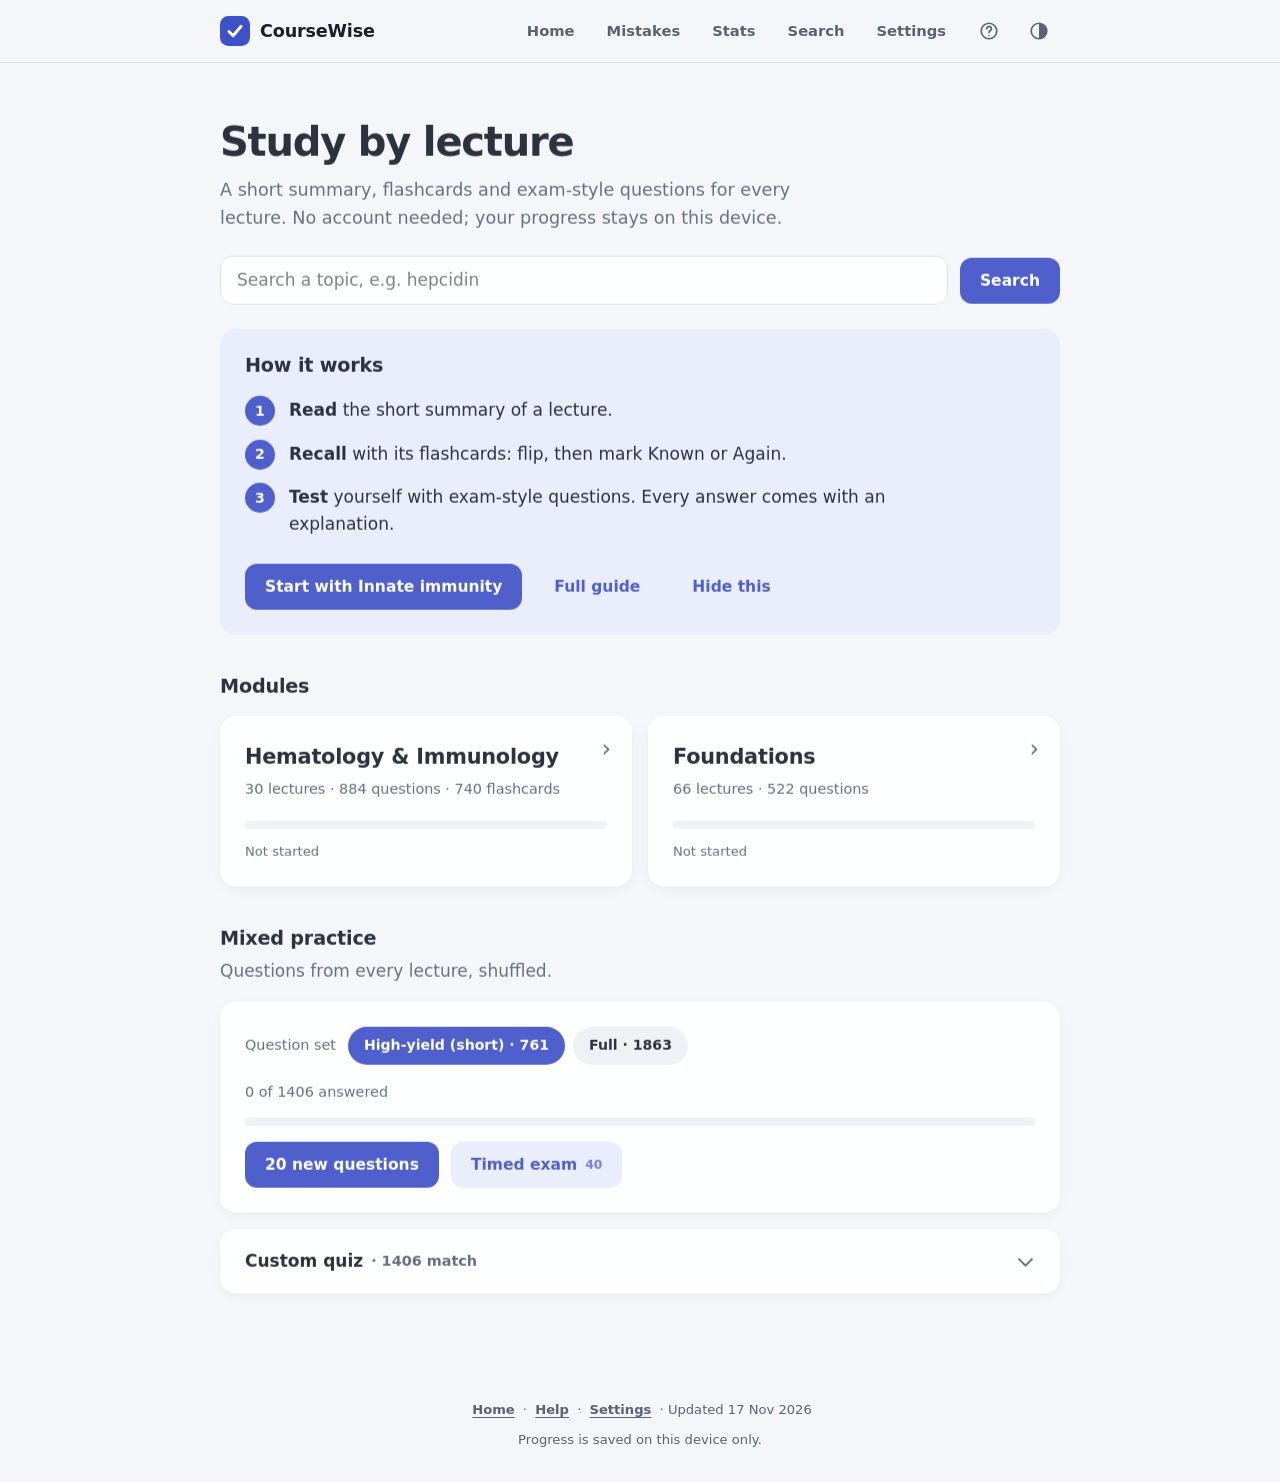
<file: index.html>
<!doctype html>
<html lang="en">
<head>
<meta charset="utf-8">
<meta name="viewport" content="width=device-width,initial-scale=1,viewport-fit=cover">
<meta name="robots" content="noindex,nofollow">
<meta name="referrer" content="no-referrer">
<meta http-equiv="Content-Security-Policy" content="default-src 'self'; img-src 'self' data: blob:; base-uri 'none'; form-action 'none'; object-src 'none'">
<meta name="description" content="Study by lecture: short summaries, flashcards and exam-style questions for your courses.">
<meta name="theme-color" content="#f5f6fa">
<meta name="color-scheme" content="light dark">
<title>CourseWise</title>
<link rel="icon" href="favicon.svg" type="image/svg+xml">
<link rel="apple-touch-icon" href="icon-180.png">
<link rel="manifest" href="manifest.webmanifest">
<link rel="stylesheet" href="style.css">
<script src="theme.js"></script>
</head>
<body>
<a class="skip" href="#main">Skip to content</a>
<header class="top">
  <a class="brand" href="#/" aria-label="CourseWise home"><svg class="logo" viewBox="0 0 32 32" aria-hidden="true"><rect width="32" height="32" rx="9"/><path d="M9.5 16.5l4.5 4.5 8.5-10"/></svg>CourseWise</a>
  <nav aria-label="Main">
    <a href="#/" data-nav="home"><svg class="ic" viewBox="0 0 24 24" aria-hidden="true"><path d="M3.5 10.5 12 3.5l8.5 7V19a1.5 1.5 0 0 1-1.5 1.5h-4v-6h-6v6H5A1.5 1.5 0 0 1 3.5 19z"/></svg><span>Home</span></a>
    <a href="#/mistakes" data-nav="mistakes"><svg class="ic" viewBox="0 0 24 24" aria-hidden="true"><path d="M4 12a8 8 0 1 0 2.6-5.9"/><path d="M4 4.5v4.6h4.6"/></svg><span>Mistakes</span></a>
    <a href="#/stats" data-nav="stats"><svg class="ic" viewBox="0 0 24 24" aria-hidden="true"><path d="M5 20v-8M12 20V5M19 20v-11"/></svg><span>Stats</span></a>
    <a href="#/search" data-nav="search"><svg class="ic" viewBox="0 0 24 24" aria-hidden="true"><circle cx="11" cy="11" r="6.5"/><path d="m20 20-4.2-4.2"/></svg><span>Search</span></a>
    <a href="#/settings" data-nav="settings"><svg class="ic" viewBox="0 0 24 24" aria-hidden="true"><path d="M4 7h9M18 7h2M4 17h2M11 17h9"/><circle cx="15.5" cy="7" r="2.3"/><circle cx="8.5" cy="17" r="2.3"/></svg><span>Settings</span></a>
  </nav>
  <a class="icon" href="#/about" data-nav="about" aria-label="Help: how the site works" title="Help"><svg class="ic" viewBox="0 0 24 24" aria-hidden="true"><circle cx="12" cy="12" r="8.5"/><path d="M9.6 9.6a2.5 2.5 0 1 1 3.6 2.2c-.8.5-1.2 1-1.2 1.9"/><path d="M12 16.9v.1"/></svg></a>
  <button class="icon" id="themeBtn" type="button" aria-label="Switch between light and dark mode" title="Light / dark"><svg class="ic" viewBox="0 0 24 24" aria-hidden="true"><circle cx="12" cy="12" r="8.5"/><path class="fill" d="M12 3.5a8.5 8.5 0 0 1 0 17z"/></svg></button>
</header>
<div id="offline" class="banner" hidden role="status">You are offline. Saved lectures still work; progress is stored on this device.</div>
<div id="update" class="banner new" hidden role="status">A newer version of the site is ready. <button class="btn sm" id="updBtn" type="button">Reload</button></div>
<main id="main" tabindex="-1"><p class="mute loading" role="status">Loading lectures…</p></main>
<footer class="foot"><a href="#/">Home</a> · <a href="#/about">Help</a> · <a href="#/settings">Settings</a><span id="built"></span><br>Progress is saved on this device only.</footer>
<div id="live" class="sr" aria-live="polite"></div>
<dialog id="dlg" aria-labelledby="dlgT"><h2 id="dlgT"></h2><div id="dlgB"></div><div class="row end"><button class="btn ghost" id="dlgNo" type="button">Cancel</button><button class="btn" id="dlgYes" type="button">OK</button></div></dialog>
<noscript><p class="banner">This study site needs JavaScript turned on.</p></noscript>
<script src="app.js"></script>
</body>
</html>
</file>
<file: style.css>
/* CourseWise stylesheet (design pass, Nov 2026).
   Look: calm and roomy. Soft grey page, white cards without outlines, one indigo accent, green/red only for right/wrong.
   Sections: tokens · base · header, menu, footer · building blocks · quiz · results · reading pages · flashcards · phone · motion · print
   Notes: system fonts only. The page's Content-Security-Policy blocks inline style attributes, so every style lives here.
          Spacing steps: 4 8 12 16 24 32 48. Text on background is at least 4.5:1 in both themes (checked). */

/* ---------- tokens ---------- */
:root{
 --bg:#f5f6fa;--card:#fff;--soft:#eef0f6;--ink:#1a1e2b;--mute:#5a6274;--line:#dde0ea;--edge:transparent;
 --acc:#3f51c9;--accbg:#e9ecfb;--onacc:#fff;--ok:#1f7a3d;--okbg:#e3f4e8;--bad:#c0312b;--badbg:#fcebea;--flag:#8a5a00;--flagbg:#fdf2d8;
 --shadow:0 1px 2px rgba(26,30,43,.04),0 4px 16px rgba(26,30,43,.05);--lift:0 2px 4px rgba(26,30,43,.05),0 10px 28px rgba(26,30,43,.09);
 --r:16px;--rs:12px;--ease:cubic-bezier(.2,.8,.2,1);color-scheme:light}
@media (prefers-color-scheme:dark){:root:not([data-theme="light"]){
 --bg:#111318;--card:#1a1d25;--soft:#232733;--ink:#e9ebf1;--mute:#a4abba;--line:#30354a;--edge:#262a36;
 --acc:#9aaaff;--accbg:#252c4a;--onacc:#111318;--ok:#6dd68a;--okbg:#16301f;--bad:#ff8f88;--badbg:#3a1c1e;--flag:#f2c14e;--flagbg:#372d12;
 --shadow:none;--lift:0 8px 24px rgba(0,0,0,.35);color-scheme:dark}}
:root[data-theme="dark"]{
 --bg:#111318;--card:#1a1d25;--soft:#232733;--ink:#e9ebf1;--mute:#a4abba;--line:#30354a;--edge:#262a36;
 --acc:#9aaaff;--accbg:#252c4a;--onacc:#111318;--ok:#6dd68a;--okbg:#16301f;--bad:#ff8f88;--badbg:#3a1c1e;--flag:#f2c14e;--flagbg:#372d12;
 --shadow:none;--lift:0 8px 24px rgba(0,0,0,.35);color-scheme:dark}

/* ---------- base ---------- */
*{box-sizing:border-box}
html{-webkit-text-size-adjust:100%;scroll-padding:84px 0 160px}
body{margin:0;min-height:100vh;display:flex;flex-direction:column;background:var(--bg);color:var(--ink);
 font:1.0625rem/1.6 system-ui,-apple-system,BlinkMacSystemFont,"Segoe UI",Roboto,Helvetica,Arial,sans-serif;overflow-wrap:anywhere;-webkit-font-smoothing:antialiased}
a{color:var(--acc);text-underline-offset:3px}
button,input,select{font:inherit;color:inherit}
label{cursor:pointer}
:focus-visible{outline:3px solid var(--acc);outline-offset:2px;border-radius:6px}
.sr{position:absolute;width:1px;height:1px;overflow:hidden;clip:rect(0 0 0 0);white-space:nowrap}
.skip{position:absolute;left:-999px;top:0;background:var(--card);padding:8px 12px;z-index:30;border-radius:8px}.skip:focus{left:8px;top:8px}
h1{font-size:1.75rem;line-height:1.2;letter-spacing:-.02em;font-weight:750;margin:16px 0 8px}
h2{font-size:1.2rem;line-height:1.3;letter-spacing:-.01em;font-weight:700;margin:40px 0 12px}
h3{font-size:1rem;margin:16px 0 8px}
.mute{color:var(--mute);font-size:.9rem}.small{font-size:.82rem}.mt{margin-top:24px}
.sub{color:var(--mute);margin:-6px 0 12px;max-width:60ch}
.plain{font-weight:400!important}
kbd{font:600 .75rem ui-monospace,SFMono-Regular,Menlo,monospace;border:1px solid var(--line);border-bottom-width:2px;border-radius:6px;padding:1px 6px;background:var(--card)}
mark{background:var(--flagbg);color:inherit;border-radius:4px;padding:0 2px}

/* ---------- header, menu, footer ---------- */
.top{position:sticky;top:0;z-index:20;display:flex;align-items:center;gap:8px;background:var(--bg);padding:10px max(20px,calc((100vw - 880px)/2 + 20px));border-bottom:1px solid var(--line)}
.brand{display:flex;align-items:center;gap:10px;font-weight:750;font-size:1.1rem;letter-spacing:-.01em;color:var(--ink);text-decoration:none;margin-right:auto;padding:4px 0}
.logo{width:30px;height:30px;flex:none}.logo rect{fill:var(--acc)}.logo path{fill:none;stroke:var(--onacc);stroke-width:3.2;stroke-linecap:round;stroke-linejoin:round}
.ic{width:22px;height:22px;fill:none;stroke:currentColor;stroke-width:1.8;stroke-linecap:round;stroke-linejoin:round;flex:none}.ic .fill{fill:currentColor;stroke:none}
.top nav{display:flex;gap:4px}
.top nav a{display:flex;align-items:center;gap:6px;padding:8px 14px;border-radius:99px;text-decoration:none;color:var(--mute);font-weight:600;font-size:.92rem;white-space:nowrap;transition:background .15s,color .15s}
.top nav .ic{display:none}
.top nav a:hover{color:var(--ink);background:var(--soft)}
.top nav a[aria-current="page"]{background:var(--accbg);color:var(--acc)}
.icon{display:inline-grid;place-items:center;background:transparent;border:0;color:var(--mute);border-radius:99px;width:42px;height:42px;cursor:pointer;text-decoration:none;transition:background .15s,color .15s}
.icon:hover,.icon[aria-current="page"]{background:var(--soft);color:var(--ink)}
.banner{background:var(--flagbg);color:var(--ink);text-align:center;padding:10px 16px;font-size:.9rem}
.banner.new{background:var(--accbg)}.banner .btn{margin-left:8px}
main{flex:1;width:100%;max-width:880px;margin:0 auto;padding:16px max(20px,env(safe-area-inset-right)) 64px max(20px,env(safe-area-inset-left))}
main:focus{outline:none}
.loading{padding:64px 0;text-align:center}
.foot{text-align:center;color:var(--mute);font-size:.82rem;line-height:2;padding:24px 16px max(28px,env(safe-area-inset-bottom))}
.foot a{color:var(--mute);font-weight:600;display:inline-block;padding:4px}

/* ---------- building blocks ---------- */
.crumbs{font-size:.88rem;color:var(--mute);margin-top:8px}.crumbs a{text-decoration:none;font-weight:600;display:inline-block;padding:4px 0;color:var(--mute)}.crumbs a:hover{color:var(--acc)}.crumbs span{opacity:.55;margin:0 2px}
.card{background:var(--card);border:1px solid var(--edge);border-radius:var(--r);padding:24px;margin:16px 0;box-shadow:var(--shadow)}
.card h2{margin-top:0}
.card>:first-child{margin-top:0}.card>:last-child{margin-bottom:0}
.card.resume{padding:20px 24px}
.card.resume b{font-size:1.05rem}
.card.empty{text-align:center;padding:48px 24px}.card.empty p{margin:8px auto 20px;max-width:44ch}
.card.empty::before{content:attr(data-icon);display:grid;place-items:center;width:56px;height:56px;margin:0 auto 16px;border-radius:50%;background:var(--accbg);color:var(--acc);font-size:1.5rem;font-weight:700}
.card.empty b{font-size:1.15rem}
.err{background:var(--badbg);border-color:var(--bad)}
.row{display:flex;gap:12px;align-items:center;flex-wrap:wrap}.row.end{justify-content:flex-end;margin-top:24px}.grow{flex:1;min-width:0}
.actions{margin-top:16px}
.btn{display:inline-flex;align-items:center;justify-content:center;gap:8px;background:var(--acc);color:var(--onacc);border:0;border-radius:var(--rs);padding:10px 20px;font-weight:650;font-size:.97rem;line-height:1.3;cursor:pointer;text-decoration:none;min-height:46px;text-align:center;transition:transform .12s,filter .15s,background .15s}
.btn:hover:not(:disabled){filter:brightness(1.1)}
.btn:active:not(:disabled){transform:scale(.97)}
.btn.ghost{background:var(--accbg);color:var(--acc)}.btn.ghost:hover:not(:disabled){filter:brightness(.97)}
.btn.sm{padding:6px 14px;font-size:.85rem;min-height:36px;border-radius:10px}
.btn.danger{background:var(--bad);color:var(--onacc)}
.btn.known{background:var(--ok);color:var(--onacc)}.btn.again{background:var(--bad);color:var(--onacc)}
.btn:disabled{opacity:.4;cursor:default}
.btn kbd{background:transparent;border-color:currentColor;color:inherit;opacity:.8}
.cnt{font-size:.8em;font-weight:700;opacity:.75;font-variant-numeric:tabular-nums}
input[type=text],input[type=search],input[type=number],select{background:var(--card);border:1.5px solid var(--line);border-radius:var(--rs);padding:10px 16px;min-height:46px;transition:border-color .15s}
input[type=text]:focus,input[type=search]:focus,input[type=number]:focus{border-color:var(--acc);outline:none;box-shadow:0 0 0 3px var(--accbg)}
input[type=number]{width:92px}input[type=search]{width:100%}
input[type=checkbox],input[type=radio]{width:18px;height:18px;accent-color:var(--acc);flex:none}
.hero{padding:40px 0 8px}.hero h1{font-size:2.5rem;line-height:1.1;letter-spacing:-.03em;margin:0 0 12px}.hero>p{color:var(--mute);font-size:1.1rem;margin:0 0 24px;max-width:52ch}
.hero .today{margin:16px 0 0;font-size:.92rem}
.intro{background:var(--accbg);box-shadow:none;border-color:transparent}
.steps{margin:8px 0 20px;padding:0;list-style:none;counter-reset:s;max-width:60ch}
.steps li{counter-increment:s;position:relative;padding:6px 0 6px 44px;margin:4px 0}
.steps li::before{content:counter(s);position:absolute;left:0;top:5px;width:30px;height:30px;border-radius:50%;background:var(--acc);color:var(--onacc);display:grid;place-items:center;font-weight:700;font-size:.88rem}
.grid{display:grid;grid-template-columns:repeat(auto-fill,minmax(280px,1fr));gap:16px;margin:16px 0}
.grid.three{grid-template-columns:repeat(auto-fit,minmax(230px,1fr))}
.grid.three .card{margin:0;display:flex;flex-direction:column;gap:4px}.grid.three .card p{margin:0 0 16px;flex:1}.grid.three .card h2{margin:0 0 4px;font-size:1.3rem}
.step{font-size:.74rem;font-weight:700;letter-spacing:.08em;text-transform:uppercase;color:var(--acc)}
.tile{position:relative;display:flex;flex-direction:column;gap:4px;background:var(--card);border:1px solid var(--edge);border-radius:var(--r);padding:24px;text-decoration:none;color:var(--ink);box-shadow:var(--shadow);transition:box-shadow .2s,transform .2s var(--ease)}
.tile:hover{box-shadow:var(--lift);transform:translateY(-2px)}
.tile b{font-size:1.3rem;letter-spacing:-.01em;padding-right:28px}
.tile .bar{margin:16px 0 8px}
.goto{position:absolute;right:20px;top:20px;font-size:1.5rem;line-height:1;color:var(--mute);transition:transform .2s var(--ease),color .2s}.tile:hover .goto{transform:translateX(3px);color:var(--acc)}
.pills{display:flex;gap:6px;flex-wrap:wrap;margin-top:8px}
.bar{height:8px;background:var(--soft);border-radius:99px;overflow:hidden;margin:12px 0 8px;display:flex}
.bar i{display:block;height:100%;width:0;background:var(--ok)}.bar i.w{background:var(--bad)}
.kpis{display:flex;gap:12px 32px;flex-wrap:wrap;margin:0 0 4px}.kpis div{font-size:.85rem;color:var(--mute)}.kpis b{display:block;font-size:1.6rem;line-height:1.2;letter-spacing:-.02em;color:var(--ink);font-variant-numeric:tabular-nums}
.list{list-style:none;margin:0;padding:0}
.list li{display:flex;gap:6px 8px;align-items:center;flex-wrap:wrap;padding:14px 0;border-top:1px solid var(--soft)}.list li:first-child{border-top:0}
.list .name{flex:1;min-width:180px;font-weight:600;text-decoration:none;color:var(--ink);padding:2px 0}.list a.name:hover{color:var(--acc)}
.pill{display:inline-block;font-size:.76rem;font-weight:600;color:var(--mute);background:var(--soft);border-radius:99px;padding:3px 10px;white-space:nowrap;font-variant-numeric:tabular-nums}
.pill.ok{color:var(--ok);background:var(--okbg)}.pill.bad{color:var(--bad);background:var(--badbg)}.pill.flag{color:var(--flag);background:var(--flagbg)}
.pill.strong{background:var(--accbg);color:var(--acc)}
details.box{background:var(--card);border:1px solid var(--edge);border-radius:var(--r);margin:12px 0;padding:0 24px;box-shadow:var(--shadow)}
details.box>summary{cursor:pointer;padding:18px 0;font-weight:650;display:flex;gap:8px;align-items:center;flex-wrap:wrap;list-style:none}
details.box>summary::after{content:"";width:9px;height:9px;border-right:2px solid var(--mute);border-bottom:2px solid var(--mute);transform:rotate(45deg);margin:0 4px 4px auto;transition:transform .2s;flex:none}
details.box[open]>summary::after{transform:rotate(-135deg);margin-bottom:-4px}
details.box>summary::-webkit-details-marker{display:none}
details.box[open]{padding-bottom:20px}
details.box .more{margin:12px 0 0}
fieldset{border:0;padding:0;margin:20px 0}legend{font-weight:700;padding:0;margin-bottom:6px}
.checks label{display:inline-flex;gap:8px;align-items:center;margin:4px 16px 4px 0;min-height:36px}
.tree{max-height:320px;overflow:auto;background:var(--soft);border-radius:var(--rs);padding:8px 16px;margin-top:10px}
.tree label{display:flex;gap:10px;align-items:flex-start;padding:6px 0}.tree .d{font-weight:700;margin-top:8px}.tree .l{padding-left:24px}.tree .b{font-weight:700;color:var(--acc)}
.tree input{margin-top:4px}
.covers{font-size:1.1rem;color:var(--mute);max-width:64ch;margin:0 0 24px}.covers b{color:var(--ink)}
.cardrow{margin-top:20px;padding-top:16px;border-top:1px solid var(--soft)}
.setrow{display:flex;gap:8px;align-items:center;flex-wrap:wrap;margin:0 0 16px}
.setrow>.mute{margin-right:4px}
.seg{background:var(--soft);color:var(--ink);border:0;border-radius:99px;padding:7px 16px;font-size:.88rem;font-weight:600;cursor:pointer;min-height:38px;transition:background .15s,color .15s}
.seg:hover{background:var(--accbg)}
.seg.on{background:var(--acc);color:var(--onacc)}
.pager{display:grid;grid-template-columns:1fr 1fr;gap:16px;margin:40px 0 0}
.pager a{display:flex;flex-direction:column;gap:2px;background:var(--card);border:1px solid var(--edge);border-radius:var(--r);padding:16px 20px;text-decoration:none;color:var(--ink);box-shadow:var(--shadow);transition:box-shadow .2s,transform .2s var(--ease)}
.pager a:hover{box-shadow:var(--lift);transform:translateY(-2px)}.pager a.r{text-align:right}
table{width:100%;border-collapse:collapse;font-size:.9rem}th,td{padding:10px 8px;border-bottom:1px solid var(--soft);text-align:left;vertical-align:top}
th{font-size:.78rem;text-transform:uppercase;letter-spacing:.05em;color:var(--mute);font-weight:700}
td.n,th.n{text-align:right;font-variant-numeric:tabular-nums;white-space:nowrap}tr.d td{font-weight:700;background:var(--soft)}
td a{text-decoration:none;color:var(--ink)}td a:hover{color:var(--acc)}
.tablewrap{overflow-x:auto}
dialog{border:0;border-radius:var(--r);background:var(--card);color:var(--ink);max-width:min(440px,92vw);padding:24px;box-shadow:var(--lift)}
dialog::backdrop{background:rgba(10,12,20,.5)}dialog h2{margin-top:0}

/* ---------- quiz ---------- */
.qhead{display:flex;gap:8px;align-items:center;flex-wrap:wrap;margin:8px 0 0}
.timer{font-variant-numeric:tabular-nums;font-weight:700;background:var(--soft);border-radius:99px;padding:4px 12px}.timer.low{color:var(--bad);background:var(--badbg)}
.progressline{height:6px;background:var(--soft);border-radius:99px;overflow:hidden;margin:16px 0 0}.progressline i{display:block;height:100%;width:0;background:var(--acc);border-radius:99px}
.stem{font-size:1.2rem;line-height:1.6;margin:28px 0 24px;white-space:pre-wrap;max-width:70ch}
.opt{display:flex;gap:14px;width:100%;text-align:left;background:var(--card);color:var(--ink);border:1.5px solid var(--line);border-radius:14px;margin:10px 0;padding:14px 16px;cursor:pointer;min-height:56px;align-items:flex-start;line-height:1.5;transition:border-color .15s,background .15s,transform .12s}
.opt .k{display:inline-grid;place-items:center;width:28px;height:28px;border-radius:50%;background:var(--soft);font-size:.82rem;font-weight:700;flex:none;margin-top:-2px;transition:background .15s,color .15s}
.opt:hover:not(:disabled){border-color:var(--acc);background:var(--accbg)}
.opt:active:not(:disabled){transform:scale(.99)}
.opt[aria-checked="true"]{border-color:var(--acc);background:var(--accbg)}.opt[aria-checked="true"] .k{background:var(--acc);color:var(--onacc)}
.opt.right{border-color:var(--ok);background:var(--okbg)}.opt.wrong{border-color:var(--bad);background:var(--badbg)}
.opt.right .k{background:var(--ok);color:var(--onacc)}.opt.wrong .k{background:var(--bad);color:var(--onacc)}
.opt:disabled{cursor:default;color:var(--ink);opacity:1}
div.opt{cursor:default}
.exp{background:var(--card);border:1px solid var(--edge);border-left:5px solid var(--acc);border-radius:var(--rs);padding:20px 24px;margin-top:24px;max-width:70ch;box-shadow:var(--shadow)}
.exp>b{font-size:1.1rem}
.exp.good{border-left-color:var(--ok)}.exp.good>b{color:var(--ok)}.exp.poor{border-left-color:var(--bad)}.exp.poor>b{color:var(--bad)}
.exp ul{padding-left:0;list-style:none;margin:12px 0}.exp li{margin:8px 0}.exp p{margin:8px 0}
.navgrid{display:flex;flex-wrap:wrap;gap:8px;margin:12px 0;max-height:30vh;overflow:auto;padding:4px}
.navgrid button{min-width:42px;min-height:38px;border-radius:10px;border:0;background:var(--soft);cursor:pointer;font-size:.82rem;font-weight:600;font-variant-numeric:tabular-nums}
.navgrid button.done{background:var(--accbg);color:var(--acc)}.navgrid button.ok{background:var(--okbg);color:var(--ok)}.navgrid button.no{background:var(--badbg);color:var(--bad)}
.navgrid button.cur{outline:3px solid var(--acc);outline-offset:1px}.navgrid button.fl{box-shadow:inset 0 -4px 0 var(--flag)}
.flagbtn[aria-pressed="true"]{background:var(--flagbg);color:var(--flag)}
.sticky{position:sticky;bottom:0;background:var(--bg);padding:12px 0 max(12px,env(safe-area-inset-bottom));margin-top:32px;border-top:1px solid var(--line)}
.sticky details{margin-top:8px}.sticky summary{cursor:pointer;padding:6px 0}
.sticky .keys{margin:10px 0 0}
.bar3{flex-wrap:nowrap}.bar3 .btn.grow{flex:1}

/* ---------- results and finished decks ---------- */
.result{display:flex;gap:24px;align-items:center;flex-wrap:wrap;margin-bottom:8px}
.result .big{display:block;font-size:1.6rem;letter-spacing:-.02em;line-height:1.2}.result p{margin:6px 0 0}
.ring{width:120px;height:120px;flex:none}
.ring circle{fill:none;stroke-width:10}.ring .t{stroke:var(--soft)}
.ring .v{stroke:var(--acc);stroke-linecap:round;stroke-dasharray:100;stroke-dashoffset:100;transform:rotate(-90deg);transform-origin:60px 60px}
.ring.good .v{stroke:var(--ok)}.ring.low .v{stroke:var(--bad)}
.ring text{font-size:26px;font-weight:750;fill:var(--ink);font-variant-numeric:tabular-nums}

/* ---------- reading pages: summary and help ---------- */
.prose{max-width:68ch;font-size:1.15rem;line-height:1.75;margin:0 auto;padding-top:8px}
.prose h1{font-size:2.25rem;line-height:1.15;letter-spacing:-.03em;margin:16px 0 12px}
.prose h2{font-size:1.4rem;margin:56px 0 16px}.prose h2:focus{outline:none}
.prose p{margin:0 0 20px}.prose ul{margin:0 0 24px;padding-left:24px}.prose li{margin:0 0 10px;padding-left:4px}.prose li::marker{color:var(--acc)}
.prose .covers{font-size:1.15rem;margin-bottom:8px}
.prose table{font-size:1rem;margin:8px 0 24px}.prose td,.prose th{padding:12px}
.prose figure{margin:8px 0 32px}.prose img{max-width:100%;height:auto;border-radius:var(--rs);background:#fff;box-shadow:var(--shadow)}
.prose figcaption{font-size:.88rem;color:var(--mute);margin-top:8px}
.prose .steps{margin-bottom:20px}
.callout{background:var(--flagbg);border-radius:var(--rs);padding:16px 20px;font-size:1.02rem}
.prose .next{margin-top:64px;padding-top:8px;border-top:1px solid var(--line)}
.toc{display:flex;gap:8px;flex-wrap:wrap;align-items:center;margin:24px 0 0;line-height:1.3}
.toc .seg{font-size:.84rem;padding:6px 14px;min-height:34px;text-align:left}
.help h2{margin-top:44px}

/* ---------- flashcards ---------- */
.flash{display:flex;flex-direction:column;justify-content:center;align-items:center;gap:16px;width:100%;min-height:340px;margin:24px 0 0;padding:40px 32px;text-align:center;background:var(--card);color:var(--ink);border:1px solid var(--edge);border-radius:24px;cursor:pointer;box-shadow:var(--lift);transition:background .2s}
.flash.back{background:var(--accbg)}
.flash .side{font-size:.75rem;font-weight:700;letter-spacing:.1em;text-transform:uppercase;color:var(--acc)}
.flash .face{font-size:1.5rem;line-height:1.45;letter-spacing:-.01em;max-width:32em;white-space:pre-wrap}
.flash .extra{font-size:1.02rem;color:var(--mute);max-width:38em}.flash .asked{font-size:.9rem;color:var(--mute);max-width:38em;border-top:1px solid var(--line);padding-top:16px;margin-top:8px}
.flash .hint{font-size:.82rem;color:var(--mute)}.flash img{max-width:100%;max-height:300px;border-radius:var(--rs);background:#fff}

/* ---------- touch screens and phones ---------- */
@media (any-pointer:coarse){.btn.sm,.seg{min-height:42px}.navgrid button{min-width:46px;min-height:44px}.keys{display:none}.flash .hint{visibility:hidden}}
@media (max-width:680px){
 body{font-size:1.03rem}
 .top{padding:8px 16px;position:static}
 /* the menu becomes a bottom tab bar, like a phone app */
 .top nav{position:fixed;left:0;right:0;bottom:0;z-index:20;gap:0;justify-content:space-around;background:var(--card);border-top:1px solid var(--line);padding:6px 4px max(6px,env(safe-area-inset-bottom))}
 .top nav a{flex:1;flex-direction:column;gap:2px;padding:6px 2px;font-size:.7rem;border-radius:12px;min-height:50px;justify-content:center}
 .top nav .ic{display:block}
 .top nav a:hover{background:transparent}
 .top nav a[aria-current="page"]{background:transparent;color:var(--acc)}
 main{padding:8px 16px 48px}
 .foot{padding-bottom:calc(96px + env(safe-area-inset-bottom))}
 html{scroll-padding-bottom:180px}
 /* quiz and flashcards: no tab bar and no footer, so the question gets the screen (the site name still leads home) */
 body[data-view="quiz"] .top nav,body[data-view="cards"] .top nav,body[data-view="quiz"] .foot,body[data-view="cards"] .foot{display:none}
 h1{font-size:1.5rem}h2{margin-top:32px}
 .hero{padding-top:20px}.hero h1{font-size:2rem}.hero>p{font-size:1.03rem}
 .card,.tile{padding:20px}details.box{padding:0 20px}
 .stem{font-size:1.1rem;margin:20px 0 16px}
 .exp{padding:16px 18px}
 .btn{padding:10px 16px}
 .wide,.btn kbd,.keys{display:none}
 .bar3 .btn{white-space:nowrap}
 .prose{font-size:1.08rem}.prose h1{font-size:1.75rem}.prose h2{font-size:1.25rem;margin-top:44px}
 .flash{min-height:280px;padding:28px 20px;border-radius:20px}.flash .face{font-size:1.25rem}
 .pager{grid-template-columns:1fr}.pager a.r{text-align:left}
 .kpis{gap:12px 24px}.kpis b{font-size:1.4rem}
 .result{gap:16px}.ring{width:96px;height:96px}
}

/* ---------- motion: short, quiet, and only for people who have not asked for less ---------- */
@media (prefers-reduced-motion:no-preference){
 main.enter{animation:enter .24s var(--ease)}
 @keyframes enter{from{opacity:0;transform:translateY(8px)}to{opacity:1;transform:none}}
 .bar i,.progressline i{transition:width .6s var(--ease)}
 .ring .v{transition:stroke-dashoffset .9s var(--ease) .1s}
 .opt.pop{animation:pop .32s var(--ease)}
 @keyframes pop{40%{transform:scale(1.02)}}
 .opt.shake{animation:shake .32s ease-in-out}
 @keyframes shake{25%{transform:translateX(-5px)}50%{transform:translateX(4px)}75%{transform:translateX(-2px)}}
 .exp.reveal{animation:reveal .3s var(--ease)}
 @keyframes reveal{from{opacity:0;transform:translateY(10px)}to{opacity:1;transform:none}}
 .flash.flipin{animation:flip .3s var(--ease)}
 @keyframes flip{from{opacity:.2;transform:perspective(900px) rotateX(-70deg)}to{opacity:1;transform:none}}
 dialog[open]{animation:reveal .2s var(--ease)}
 details.box[open]>summary~*{animation:reveal .22s var(--ease)}
}
@media (prefers-reduced-motion:reduce){*{scroll-behavior:auto!important;transition:none!important;animation:none!important}}

/* ---------- print (summaries print cleanly) ---------- */
@media print{.top,.sticky,.banner,.foot,.crumbs,.toc,.next,.pager{display:none!important}body{background:#fff;color:#000}.prose{max-width:none;font-size:11.5pt}.card,details.box{box-shadow:none}}
</file>
